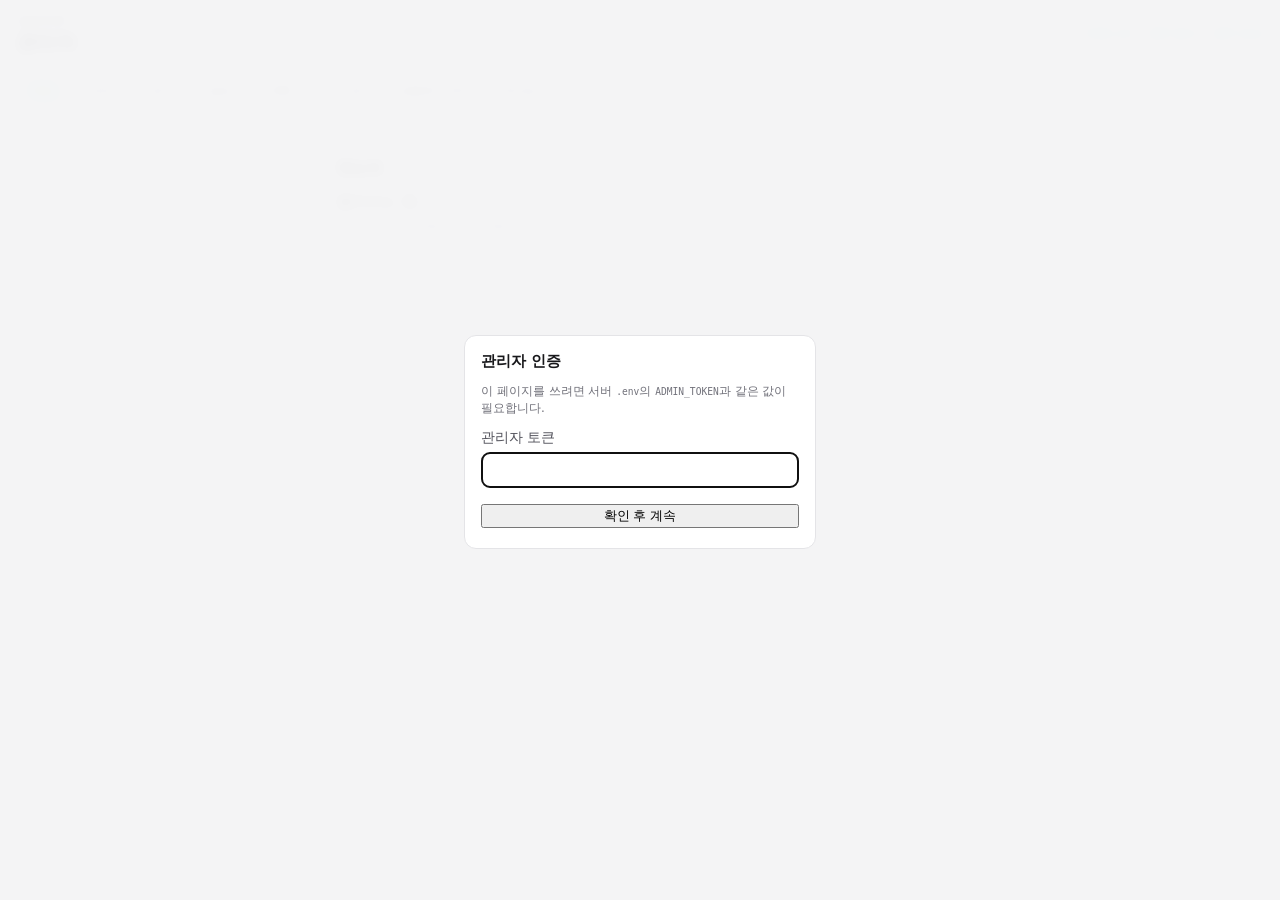
<file: static/admin/index.html>
<!DOCTYPE html>
<html lang="ko">
  <head>
    <meta charset="utf-8" />
    <meta name="viewport" content="width=device-width, initial-scale=1, viewport-fit=cover" />
    <meta name="color-scheme" content="light" />
    <meta name="theme-color" content="#0f766e" />
    <title>관리자 · Jaegun</title>
    <link rel="stylesheet" href="styles.css" />
  </head>
  <body class="admin-body">
    <div id="admin-gate" class="admin-gate" role="dialog" aria-modal="true" aria-labelledby="admin-gate-title" hidden>
      <div class="admin-gate-card card">
        <h2 id="admin-gate-title">관리자 인증</h2>
        <p class="hint">이 페이지를 쓰려면 서버 <code>.env</code>의 <code>ADMIN_TOKEN</code>과 같은 값이 필요합니다.</p>
        <label>
          관리자 토큰
          <input id="gate-token-input" type="password" autocomplete="off" />
        </label>
        <button type="button" class="btn-issue" id="gate-submit">확인 후 계속</button>
        <p id="gate-error" class="alert alert-error" role="alert" hidden></p>
      </div>
    </div>
    <header class="admin-top">
      <div class="admin-top-inner">
        <div>
          <p class="eyebrow">Jaegun</p>
          <h1>관리자</h1>
        </div>
        <div class="admin-top-links">
          <a href="/community/">커뮤니티</a>
          <a href="/docs">API 문서</a>
          <a href="/">API 안내</a>
        </div>
      </div>
      <nav class="tab-nav" aria-label="관리자 메뉴">
        <button type="button" class="tab-btn active" data-tab="dash">개요</button>
        <button type="button" class="tab-btn" data-tab="token">토큰</button>
        <button type="button" class="tab-btn" data-tab="announce">공지</button>
        <button type="button" class="tab-btn" data-tab="events">일정</button>
        <button type="button" class="tab-btn" data-tab="plans">계획</button>
        <button type="button" class="tab-btn" data-tab="board">게시판</button>
        <button type="button" class="tab-btn" data-tab="orgdel">공동체 삭제</button>
        <button type="button" class="tab-btn" data-tab="bigmeet">큰모임</button>
      </nav>
    </header>

    <div class="admin-shell">
      <main class="admin-main">
        <div id="alert" class="alert" role="alert" hidden></div>

        <section id="panel-dash" class="panel">
          <div class="card">
            <h2>한눈에</h2>
            <p id="dash-summary" class="dash-summary">불러오는 중…</p>
            <p class="hint">아래 탭에서 항목을 등록·삭제할 수 있습니다.</p>
          </div>
        </section>

        <section id="panel-token" class="panel" hidden>
          <div class="card">
            <h2>관리자 토큰</h2>
            <p class="hint">서버 <code>.env</code>의 <code>ADMIN_TOKEN</code>과 동일한 값을 저장하세요.</p>
            <label>
              토큰
              <input id="admin-token" type="password" autocomplete="off" />
            </label>
            <button type="button" class="btn-secondary" id="admin-token-save">이 브라우저에 저장</button>
            <p id="admin-token-hint" class="hint"></p>
          </div>
        </section>

        <section id="panel-announce" class="panel" hidden>
          <div class="card">
            <h2>공식 공지 등록</h2>
            <form id="form-announce">
              <label>제목 <input id="a-title" type="text" maxlength="200" required /></label>
              <label
                >공동체 (선택)
                <select id="a-org">
                  <option value="">전체 공지 (소속 없음)</option>
                </select></label
              >
              <label>내용 <textarea id="a-body"></textarea></label>
              <button type="submit">등록</button>
            </form>
          </div>
          <div class="card">
            <h2>등록된 공지</h2>
            <p id="announce-loading" class="muted">불러오는 중…</p>
            <ul id="announce-list" class="item-list" hidden></ul>
            <p id="announce-empty" class="muted" hidden>공지가 없습니다.</p>
          </div>
        </section>

        <section id="panel-events" class="panel" hidden>
          <div class="card">
            <h2>공식 일정 등록</h2>
            <form id="form-event">
              <label>제목 <input id="e-title" type="text" maxlength="200" required /></label>
              <label>시작 <input id="e-starts" type="datetime-local" required /></label>
              <label>장소 <input id="e-loc" type="text" maxlength="300" placeholder="선택" /></label>
              <label>설명 <textarea id="e-desc" placeholder="선택 — 모임 상세 안내(참가자에게 표시)"></textarea></label>
              <label
                >설문 링크 (Google 폼 등, 선택)
                <input
                  id="e-survey-url"
                  type="url"
                  maxlength="2000"
                  placeholder="https://docs.google.com/forms/..."
                /></label
              >
              <label
                >설문 영역 제목
                <input
                  id="e-survey-label"
                  type="text"
                  maxlength="200"
                  placeholder="참석 여부 설문조사"
                /></label
              >
              <label
                >공동체 (선택)
                <select id="e-org">
                  <option value="">전체 일정 (소속 없음)</option>
                </select></label
              >
              <button type="submit">등록</button>
            </form>
          </div>
          <div class="card">
            <h2>등록된 일정</h2>
            <p id="events-loading" class="muted">불러오는 중…</p>
            <ul id="event-list" class="item-list" hidden></ul>
            <p id="event-empty" class="muted" hidden>일정이 없습니다.</p>
          </div>
        </section>

        <section id="panel-plans" class="panel" hidden>
          <div class="card">
            <h2>연간 계획</h2>
            <form id="form-annual">
              <div class="row2">
                <label>연도 <input id="an-year" type="number" min="2000" max="2100" required /></label>
                <label>제목 <input id="an-title" type="text" maxlength="200" required /></label>
              </div>
              <label>내용 <textarea id="an-body"></textarea></label>
              <button type="submit">연간 계획 등록</button>
            </form>
            <p id="annual-loading" class="muted">목록 불러오는 중…</p>
            <ul id="annual-list" class="item-list tight" hidden></ul>
          </div>
          <div class="card">
            <h2>월간 계획</h2>
            <form id="form-monthly">
              <div class="row3">
                <label>연도 <input id="mo-year" type="number" min="2000" max="2100" required /></label>
                <label>월
                  <select id="mo-month" required>
                    <option value="1">1</option>
                    <option value="2">2</option>
                    <option value="3">3</option>
                    <option value="4">4</option>
                    <option value="5">5</option>
                    <option value="6">6</option>
                    <option value="7">7</option>
                    <option value="8">8</option>
                    <option value="9">9</option>
                    <option value="10">10</option>
                    <option value="11">11</option>
                    <option value="12">12</option>
                  </select>
                </label>
                <label>제목 <input id="mo-title" type="text" maxlength="200" required /></label>
              </div>
              <label>내용 <textarea id="mo-body"></textarea></label>
              <button type="submit">월간 계획 등록</button>
            </form>
            <div class="toolbar-inline">
              <label class="inline">조회 연도
                <input id="mo-list-year" type="number" min="2000" max="2100" />
              </label>
              <button type="button" class="btn-small" id="mo-refresh">목록 새로고침</button>
            </div>
            <p id="monthly-loading" class="muted">불러오는 중…</p>
            <ul id="monthly-list" class="item-list tight" hidden></ul>
            <p id="monthly-empty" class="muted" hidden>해당 연도에 월간 계획이 없습니다.</p>
          </div>
        </section>

        <section id="panel-bigmeet" class="panel" hidden>
          <div class="card">
            <h2>큰모임 순번</h2>
            <p class="hint">참석자가 앱에서 받은 번호와 프로필·연락처를 확인할 수 있습니다. 새 행사 전에만 초기화하세요.</p>
            <div style="display: flex; gap: 0.5rem; flex-wrap: wrap; margin-bottom: 0.75rem">
              <button type="button" class="btn-secondary btn-small" id="bigmeet-refresh">목록 새로고침</button>
              <button type="button" class="btn-danger btn-small" id="bigmeet-clear">전체 초기화…</button>
            </div>
            <p id="bigmeet-loading" class="muted">불러오는 중…</p>
            <ul id="bigmeet-list" class="item-list" hidden></ul>
            <p id="bigmeet-empty" class="muted" hidden>아직 부여된 번호가 없습니다.</p>
          </div>
        </section>

        <section id="panel-board" class="panel" hidden>
          <div class="card">
            <h2>게시판 글</h2>
            <p class="hint">목록은 관리자 전용 상세 API로 불러옵니다. 익명 글의 실제 작성자를 확인할 수 있습니다. 삭제 시 복구할 수 없습니다.</p>
            <p id="board-loading" class="muted">불러오는 중…</p>
            <ul id="board-list" class="item-list" hidden></ul>
            <p id="board-empty" class="muted" hidden>글이 없습니다.</p>
          </div>
        </section>

        <section id="panel-orgdel" class="panel" hidden>
          <div class="card">
            <h2>공동체 삭제 신청</h2>
            <p class="hint">공동체 관리자가 신청하면 여기 대기 목록에 표시됩니다. 승인 시 해당 공동체와 하위 트리가 비활성화(soft delete)됩니다.</p>
            <button type="button" class="btn-secondary btn-small" id="orgdel-refresh">목록 새로고침</button>
            <p id="orgdel-loading" class="muted" style="margin-top: 0.75rem">불러오는 중…</p>
            <ul id="orgdel-list" class="item-list" hidden></ul>
            <p id="orgdel-empty" class="muted" hidden>대기 중인 삭제 신청이 없습니다.</p>
          </div>
        </section>
      </main>
    </div>
    <script src="app.js" defer></script>
  </body>
</html>
</file>
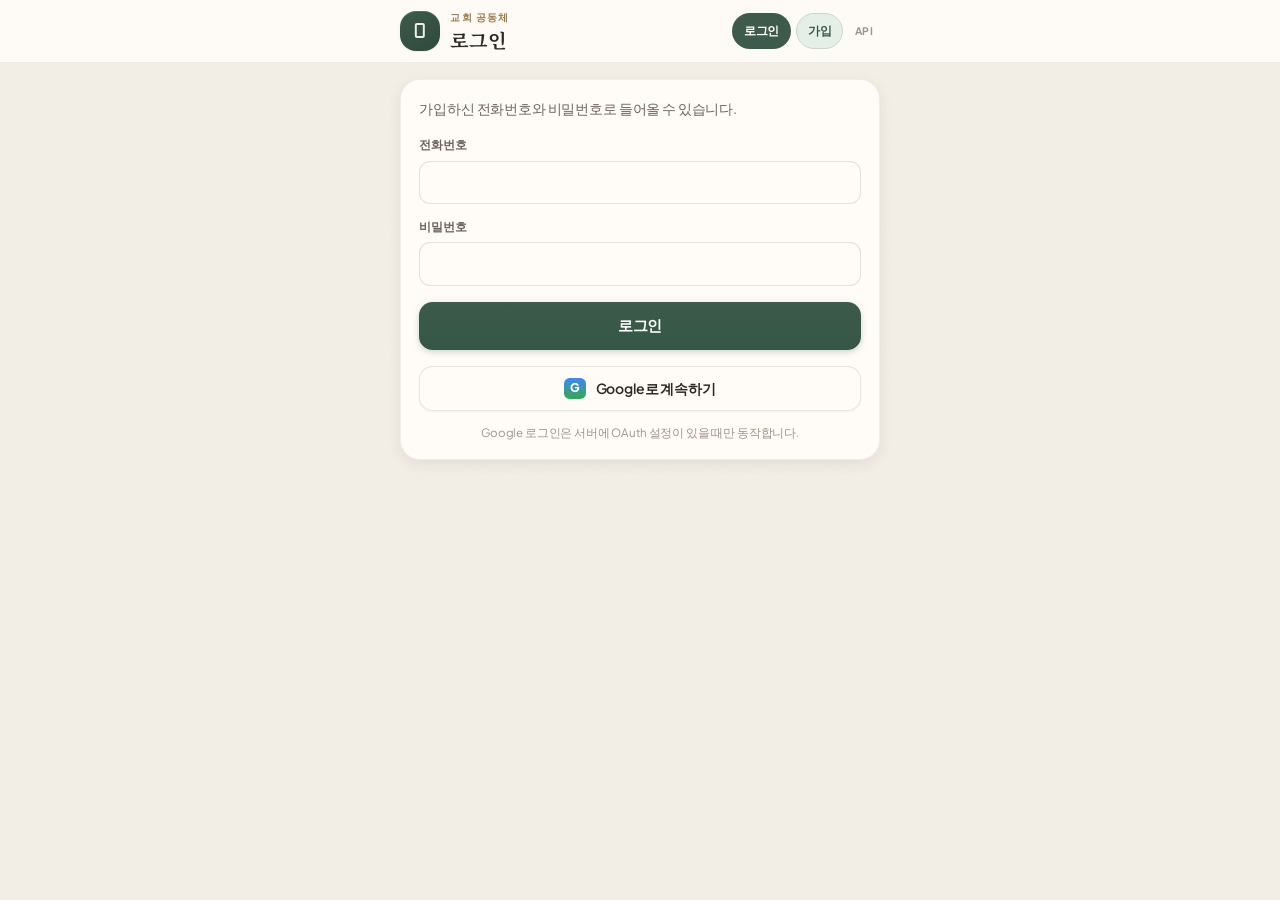
<file: static/community/login.html>
<!DOCTYPE html>
<html lang="ko">
  <head>
    <meta charset="utf-8" />
    <meta name="viewport" content="width=device-width, initial-scale=1, viewport-fit=cover" />
    <meta name="theme-color" content="#3d5a4a" />
    <title>로그인 · Jaegun</title>
    <link rel="preconnect" href="https://fonts.googleapis.com" />
    <link rel="preconnect" href="https://fonts.gstatic.com" crossorigin />
    <link
      href="https://fonts.googleapis.com/css2?family=Noto+Serif+KR:wght@500;600;700&family=Plus+Jakarta+Sans:wght@400;500;600;700&display=swap"
      rel="stylesheet"
    />
    <link rel="stylesheet" href="styles.css" />
  </head>
  <body>
    <div class="community-root community-root--simple">
      <header class="app-header">
        <div class="header-inner">
          <a href="index.html" class="brand-block">
            <span class="brand-icon" aria-hidden="true"></span>
            <div>
              <p class="eyebrow">교회 공동체</p>
              <h1 class="page-title">로그인</h1>
            </div>
          </a>
          <div class="header-actions">
            <div id="header-auth" class="header-auth"></div>
            <a class="header-api" href="/" title="API 안내">API</a>
          </div>
        </div>
      </header>
      <main class="page-main">
        <div id="login-alert" class="alert" role="alert" hidden></div>
        <div class="auth-card card card--elevated">
          <p class="auth-intro">가입하신 전화번호와 비밀번호로 들어올 수 있습니다.</p>
          <form id="login-form" class="compose compose--auth">
            <label class="modal-field">
              전화번호
              <input id="login-phone" type="tel" autocomplete="username" required inputmode="tel" />
            </label>
            <label class="modal-field">
              비밀번호
              <input id="login-password" type="password" autocomplete="current-password" required />
            </label>
            <button type="submit" class="btn-primary">로그인</button>
          </form>
          <a class="oauth-btn" href="/api/auth/google/start">
            <span class="oauth-btn__icon" aria-hidden="true">G</span>
            Google로 계속하기
          </a>
          <p class="auth-footnote">Google 로그인은 서버에 OAuth 설정이 있을 때만 동작합니다.</p>
        </div>
      </main>
    </div>
    <script src="auth-header.js" defer></script>
    <script src="login.js" defer></script>
  </body>
</html>
</file>
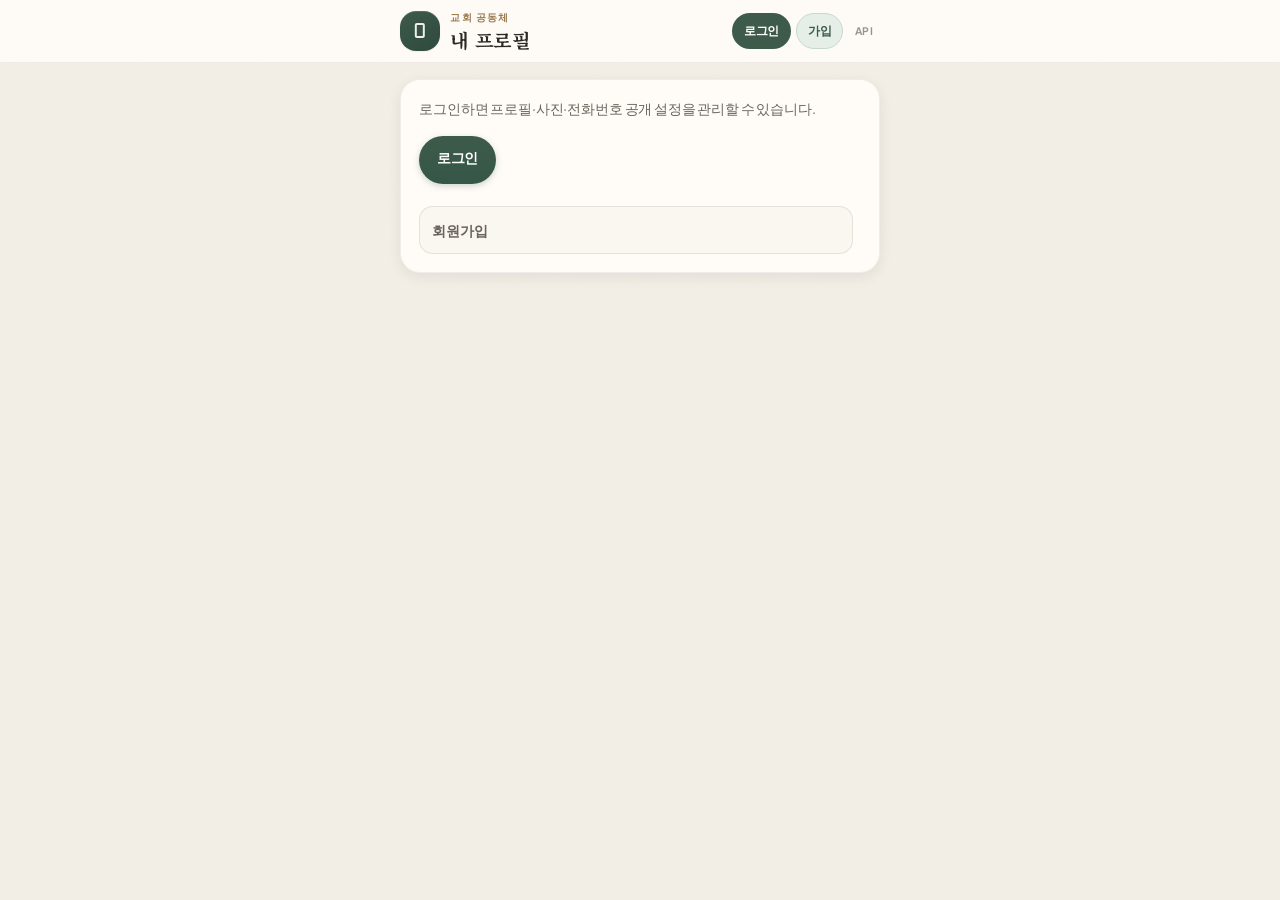
<file: static/community/register.html>
<!DOCTYPE html>
<html lang="ko">
  <head>
    <meta charset="utf-8" />
    <meta name="viewport" content="width=device-width, initial-scale=1, viewport-fit=cover" />
    <meta name="theme-color" content="#3d5a4a" />
    <title>내 프로필 · Jaegun</title>
    <link rel="preconnect" href="https://fonts.googleapis.com" />
    <link rel="preconnect" href="https://fonts.gstatic.com" crossorigin />
    <link
      href="https://fonts.googleapis.com/css2?family=Noto+Serif+KR:wght@500;600;700&family=Plus+Jakarta+Sans:wght@400;500;600;700&display=swap"
      rel="stylesheet"
    />
    <link rel="stylesheet" href="styles.css" />
  </head>
  <body>
    <div class="community-root community-root--simple">
      <header class="app-header">
        <div class="header-inner">
          <a href="index.html" class="brand-block">
            <span class="brand-icon" aria-hidden="true"></span>
            <div>
              <p class="eyebrow">교회 공동체</p>
              <h1 class="page-title">내 프로필</h1>
            </div>
          </a>
          <div class="header-actions">
            <div id="header-auth" class="header-auth"></div>
            <a class="header-api" href="/" title="API 안내">API</a>
          </div>
        </div>
      </header>

      <main class="page-main">
        <div id="reg-alert" class="alert" role="alert" hidden></div>

        <div id="prof-guest" class="card card--elevated" hidden>
          <p class="auth-intro">로그인하면 프로필·사진·전화번호 공개 설정을 관리할 수 있습니다.</p>
          <div class="btn-row">
            <a class="btn-primary btn-primary--inline" href="login.html">로그인</a>
            <a class="btn-secondary btn-secondary--inline" href="signup.html">회원가입</a>
          </div>
        </div>

        <div id="prof-form-wrap" class="card card--elevated" hidden>
          <div class="avatar-block">
            <p class="field-label">프로필 사진</p>
            <img id="prof-avatar-preview" class="avatar-preview" alt="" width="120" height="120" hidden />
            <label class="modal-field">
              이미지 업로드 (3MB 이하)
              <input id="prof-avatar" type="file" accept="image/*" />
            </label>
          </div>
          <form id="register-form" class="compose">
            <label class="modal-field">
              이름(표시명) <span class="req">*</span>
              <input id="reg-name" type="text" maxlength="100" required autocomplete="name" />
            </label>
            <label class="modal-field">
              성별
              <select id="reg-gender">
                <option value="">선택 안 함</option>
                <option value="male">남</option>
                <option value="female">여</option>
                <option value="other">기타</option>
              </select>
            </label>
            <label class="modal-field">
              나이
              <input id="reg-age" type="number" min="1" max="120" placeholder="선택" />
            </label>
            <label class="modal-field">
              교회
              <input id="reg-church" type="text" maxlength="200" />
            </label>
            <label class="modal-field">
              전화번호 공개 범위
              <select id="reg-visibility">
                <option value="admin_only">관리자만</option>
                <option value="friends_only">친한 친구에게만</option>
                <option value="public">전체 공개</option>
              </select>
            </label>
            <p class="hint hint--small">전화번호·로그인 ID 변경은 운영팀에 문의해 주세요.</p>
            <button type="submit" class="btn-primary">프로필 저장</button>
          </form>
          <button type="button" id="prof-logout" class="btn-secondary">로그아웃</button>
        </div>
      </main>
    </div>
    <script src="auth-header.js" defer></script>
    <script src="register.js" defer></script>
  </body>
</html>
</file>
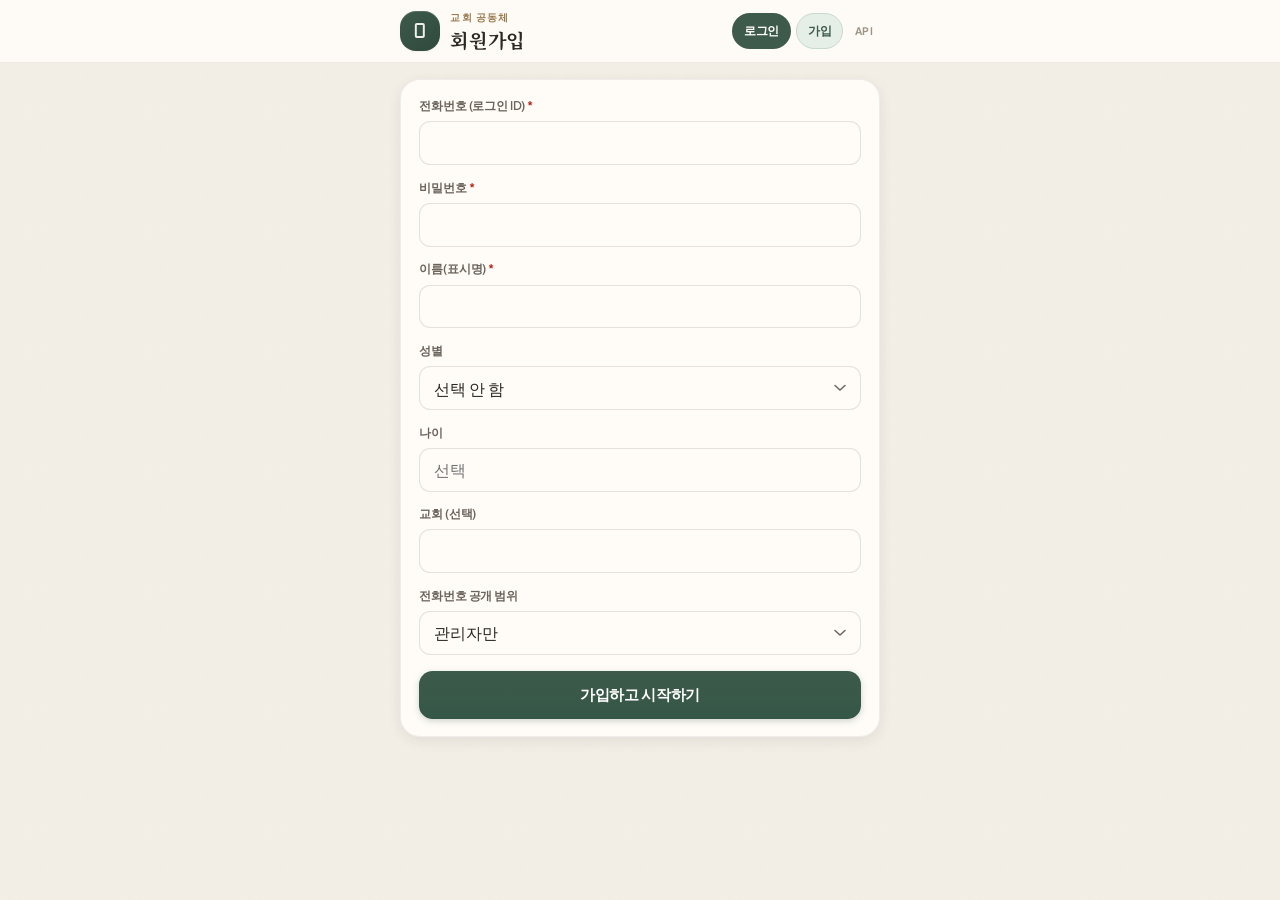
<file: static/community/signup.html>
<!DOCTYPE html>
<html lang="ko">
  <head>
    <meta charset="utf-8" />
    <meta name="viewport" content="width=device-width, initial-scale=1, viewport-fit=cover" />
    <meta name="theme-color" content="#3d5a4a" />
    <title>회원가입 · Jaegun</title>
    <link rel="preconnect" href="https://fonts.googleapis.com" />
    <link rel="preconnect" href="https://fonts.gstatic.com" crossorigin />
    <link
      href="https://fonts.googleapis.com/css2?family=Noto+Serif+KR:wght@500;600;700&family=Plus+Jakarta+Sans:wght@400;500;600;700&display=swap"
      rel="stylesheet"
    />
    <link rel="stylesheet" href="styles.css" />
  </head>
  <body>
    <div class="community-root community-root--simple">
      <header class="app-header">
        <div class="header-inner">
          <a href="index.html" class="brand-block">
            <span class="brand-icon" aria-hidden="true"></span>
            <div>
              <p class="eyebrow">교회 공동체</p>
              <h1 class="page-title">회원가입</h1>
            </div>
          </a>
          <div class="header-actions">
            <div id="header-auth" class="header-auth"></div>
            <a class="header-api" href="/" title="API 안내">API</a>
          </div>
        </div>
      </header>
      <main class="page-main">
        <div id="signup-alert" class="alert" role="alert" hidden></div>
        <div class="card card--elevated">
          <form id="signup-form" class="compose compose--auth">
            <label class="modal-field">
              전화번호 (로그인 ID) <span class="req">*</span>
              <input id="su-phone" type="tel" required autocomplete="tel" inputmode="tel" />
            </label>
            <label class="modal-field">
              비밀번호 <span class="req">*</span>
              <input id="su-password" type="password" autocomplete="new-password" required minlength="4" />
            </label>
            <label class="modal-field">
              이름(표시명) <span class="req">*</span>
              <input id="su-name" type="text" maxlength="100" required autocomplete="name" />
            </label>
            <label class="modal-field">
              성별
              <select id="su-gender">
                <option value="">선택 안 함</option>
                <option value="male">남</option>
                <option value="female">여</option>
                <option value="other">기타</option>
              </select>
            </label>
            <label class="modal-field">
              나이
              <input id="su-age" type="number" min="1" max="120" placeholder="선택" />
            </label>
            <label class="modal-field">
              교회 (선택)
              <input id="su-church" type="text" maxlength="200" />
            </label>
            <label class="modal-field">
              전화번호 공개 범위
              <select id="su-visibility">
                <option value="admin_only">관리자만</option>
                <option value="friends_only">친한 친구에게만</option>
                <option value="public">전체 공개</option>
              </select>
            </label>
            <button type="submit" class="btn-primary">가입하고 시작하기</button>
          </form>
        </div>
      </main>
    </div>
    <script src="auth-header.js" defer></script>
    <script src="signup.js" defer></script>
  </body>
</html>
</file>
<file: static/admin/styles.css>
:root {
  --a-bg: #f4f4f5;
  --a-ink: #18181b;
  --a-accent: #0f766e;
  --a-accent-hover: #0d9488;
  --a-border: #e4e4e7;
  --a-danger: #b91c1c;
  --a-danger-bg: #fef2f2;
  --a-tap: 2.75rem;
  --a-pad-x: max(1rem, env(safe-area-inset-left, 0px));
  --a-pad-x-end: max(1rem, env(safe-area-inset-right, 0px));
  --a-pad-top: max(0.75rem, env(safe-area-inset-top, 0px));
  --a-pad-bottom: max(1.25rem, env(safe-area-inset-bottom, 0px));
}

* {
  box-sizing: border-box;
}

.admin-body {
  margin: 0;
  min-height: 100dvh;
  min-height: 100svh;
  font-family: system-ui, -apple-system, "Segoe UI", Roboto, "Noto Sans KR", sans-serif;
  background: var(--a-bg);
  color: var(--a-ink);
  -webkit-text-size-adjust: 100%;
}

.admin-top {
  position: sticky;
  top: 0;
  z-index: 20;
  border-bottom: 1px solid var(--a-border);
  background: rgba(255, 255, 255, 0.92);
  backdrop-filter: blur(10px);
  -webkit-backdrop-filter: blur(10px);
  padding-top: env(safe-area-inset-top, 0);
}

.admin-top-inner {
  display: flex;
  flex-wrap: wrap;
  align-items: flex-end;
  justify-content: space-between;
  gap: 0.75rem 1rem;
  padding: var(--a-pad-top) var(--a-pad-x-end) 0.75rem var(--a-pad-x);
}

.admin-top h1 {
  margin: 0;
  font-size: 1.25rem;
  font-weight: 700;
}

.eyebrow {
  margin: 0 0 0.15rem;
  font-size: 0.7rem;
  font-weight: 600;
  letter-spacing: 0.06em;
  text-transform: uppercase;
  color: #71717a;
}

.admin-top-links {
  display: flex;
  flex-wrap: wrap;
  gap: 0.5rem 0.85rem;
  font-size: 0.8125rem;
  justify-content: flex-end;
}

.admin-top-links a {
  color: var(--a-accent);
  text-decoration: none;
  padding: 0.35rem 0;
  min-height: var(--a-tap);
  display: inline-flex;
  align-items: center;
}

.admin-top-links a:hover {
  text-decoration: underline;
}

.tab-nav {
  display: flex;
  flex-wrap: wrap;
  gap: 0.35rem;
  padding: 0 var(--a-pad-x-end) 0.75rem var(--a-pad-x);
  border-top: 1px solid #fafafa;
}

.tab-btn {
  border: 1px solid transparent;
  background: transparent;
  color: #52525b;
  font-size: 0.8125rem;
  font-weight: 500;
  padding: 0.5rem 0.8rem;
  min-height: var(--a-tap);
  border-radius: 0.5rem;
  cursor: pointer;
  -webkit-tap-highlight-color: transparent;
  touch-action: manipulation;
}

.tab-btn:hover {
  background: #f4f4f5;
  color: var(--a-ink);
}

.tab-btn.active {
  background: #ecfdf5;
  color: var(--a-accent);
  border-color: #a7f3d0;
}

.admin-shell {
  max-width: 42rem;
  margin: 0 auto;
}

.admin-main {
  padding: 1rem var(--a-pad-x-end) 2rem var(--a-pad-x);
  padding-bottom: calc(2rem + env(safe-area-inset-bottom, 0px));
}

/* 좁은 화면: 탭 가로 스크롤 + 큰 터치 영역 */
@media (max-width: 639px) {
  .admin-top-inner {
    flex-direction: column;
    align-items: flex-start;
  }

  .admin-top-links {
    width: 100%;
    justify-content: flex-start;
    gap: 0.65rem 1rem;
  }

  .tab-nav {
    flex-wrap: nowrap;
    overflow-x: auto;
    overflow-y: hidden;
    -webkit-overflow-scrolling: touch;
    scrollbar-width: none;
    gap: 0.3rem;
    padding-bottom: 0.65rem;
    margin: 0 calc(-1 * var(--a-pad-x));
    padding-left: var(--a-pad-x);
    padding-right: var(--a-pad-x);
    scroll-padding-inline: var(--a-pad-x);
  }

  .tab-nav::-webkit-scrollbar {
    display: none;
  }

  .tab-btn {
    flex: 0 0 auto;
    white-space: nowrap;
  }

  .admin-main {
    padding-top: 0.75rem;
  }
}

.card {
  background: #fff;
  border: 1px solid var(--a-border);
  border-radius: 0.75rem;
  padding: 1rem 1rem 1.25rem;
  margin-bottom: 1rem;
}

.card h2 {
  margin: 0 0 0.75rem;
  font-size: 0.9375rem;
}

.dash-summary {
  margin: 0;
  font-size: 0.9375rem;
  line-height: 1.5;
  word-break: keep-all;
  overflow-wrap: anywhere;
}

label {
  display: block;
  font-size: 0.75rem;
  font-weight: 500;
  color: #52525b;
  margin-top: 0.75rem;
}

label:first-of-type {
  margin-top: 0;
}

input,
textarea,
select {
  margin-top: 0.25rem;
  width: 100%;
  max-width: 100%;
  border: 1px solid var(--a-border);
  border-radius: 0.5rem;
  padding: 0.55rem 0.7rem;
  /* iOS에서 포커스 시 자동 확대 방지 */
  font-size: 1rem;
}

textarea {
  min-height: 5rem;
  resize: vertical;
}

button[type="submit"] {
  margin-top: 0.75rem;
  width: 100%;
  border: none;
  border-radius: 0.5rem;
  padding: 0.7rem 0.85rem;
  min-height: var(--a-tap);
  font-size: 1rem;
  font-weight: 600;
  color: #fff;
  background: var(--a-accent);
  cursor: pointer;
  -webkit-tap-highlight-color: transparent;
  touch-action: manipulation;
}

button[type="submit"]:hover {
  background: var(--a-accent-hover);
}

button[type="submit"]:active {
  opacity: 0.92;
}

.btn-secondary {
  margin-top: 0.5rem;
  width: auto;
  min-width: 8rem;
  min-height: var(--a-tap);
  border: 1px solid var(--a-border);
  border-radius: 0.5rem;
  padding: 0.5rem 0.9rem;
  font-size: 0.9375rem;
  font-weight: 600;
  color: #3f3f46;
  background: #fff;
  cursor: pointer;
  -webkit-tap-highlight-color: transparent;
  touch-action: manipulation;
}

.btn-secondary:hover {
  background: #f4f4f5;
}

.btn-small {
  flex-shrink: 0;
  padding: 0.45rem 0.75rem;
  min-height: 2.25rem;
  min-width: 3.25rem;
  font-size: 0.8125rem;
  font-weight: 600;
  border-radius: 0.4rem;
  border: none;
  cursor: pointer;
  -webkit-tap-highlight-color: transparent;
  touch-action: manipulation;
}

.btn-danger {
  background: var(--a-danger-bg);
  color: var(--a-danger);
  border: 1px solid #fecaca;
}

.btn-danger:hover {
  background: #fee2e2;
}

.btn-danger:active {
  opacity: 0.92;
}

.row2,
.row3 {
  display: grid;
  gap: 0.75rem;
}

.toolbar-inline {
  display: flex;
  flex-wrap: wrap;
  align-items: flex-end;
  gap: 0.75rem;
  margin-top: 1rem;
}

.toolbar-inline label.inline {
  margin-top: 0;
  width: 100%;
  min-width: 0;
}

.toolbar-inline input {
  width: 100%;
  max-width: 100%;
}

@media (min-width: 480px) {
  .row2 {
    grid-template-columns: 1fr 2fr;
  }

  .row3 {
    grid-template-columns: 1fr 1fr 2fr;
  }

  .toolbar-inline label.inline {
    flex: 0 0 auto;
    width: auto;
    min-width: 8rem;
  }

  .toolbar-inline input {
    max-width: 8rem;
  }
}

.hint {
  margin: 0.35rem 0 0;
  font-size: 0.75rem;
  color: #71717a;
}

.muted {
  color: #71717a;
  font-size: 0.875rem;
}

.alert {
  padding: 0.75rem 1rem;
  border-radius: 0.5rem;
  font-size: 0.875rem;
  line-height: 1.45;
  margin-bottom: 1rem;
  overflow-wrap: anywhere;
}

.alert-ok {
  background: #ecfdf5;
  border: 1px solid #a7f3d0;
  color: #065f46;
}

.alert-error {
  background: #fef2f2;
  border: 1px solid #fecaca;
  color: #991b1b;
}

code {
  font-size: 0.8em;
}

.item-list {
  list-style: none;
  margin: 0.5rem 0 0;
  padding: 0;
}

.item-list.tight .item-row {
  padding: 0.5rem 0;
}

.item-row {
  display: flex;
  align-items: flex-start;
  justify-content: space-between;
  gap: 0.75rem;
  padding: 0.65rem 0;
  border-bottom: 1px solid var(--a-border);
}

@media (max-width: 479px) {
  .item-row {
    flex-direction: column;
    align-items: stretch;
    gap: 0.5rem;
    padding: 0.75rem 0;
  }

  .item-row .btn-danger {
    align-self: flex-end;
    min-width: 4.5rem;
  }
}

.item-row:last-child {
  border-bottom: none;
}

.item-main {
  flex: 1;
  min-width: 0;
}

.item-main strong {
  display: block;
  font-size: 0.875rem;
  font-weight: 600;
}

.item-meta {
  display: block;
  margin-top: 0.2rem;
  font-size: 0.75rem;
  color: #71717a;
}

.admin-gate {
  position: fixed;
  inset: 0;
  z-index: 1000;
  display: flex;
  align-items: center;
  justify-content: center;
  padding: var(--a-pad-x);
  background: rgba(244, 244, 245, 0.97);
  backdrop-filter: blur(6px);
}

.admin-gate[hidden] {
  display: none !important;
}

.admin-gate-card {
  width: 100%;
  max-width: 22rem;
}

.admin-gate-card label {
  display: block;
  margin-top: 0.75rem;
  font-size: 0.875rem;
}

.admin-gate-card input {
  width: 100%;
  margin-top: 0.35rem;
  padding: 0.5rem 0.65rem;
  border-radius: 0.5rem;
  border: 1px solid var(--a-border);
}

.admin-gate-card .btn-issue {
  width: 100%;
  margin-top: 1rem;
}
</file>
<file: static/community/styles.css>
/* Jaegun community — 교·회 공동체용: 따뜻한 편안함 + 읽기 쉬운 정보 구조 */

:root {
  --font-ui: "Plus Jakarta Sans", system-ui, sans-serif;
  --font-display: "Noto Serif KR", "Times New Roman", serif;

  --bg: #f3efe6;
  --bg-subtle: #e8e2d6;
  --surface: #fffcf8;
  --surface-2: #faf6f0;
  --ink: #2c2824;
  --ink-muted: #6b645c;
  --ink-faint: #9c948a;

  /* 숲록 — 차분한 녹청(교회 건물·자연 연상), 과한 틸 대신 */
  --accent: #3d5a4a;
  --accent-hover: #324a3d;
  --accent-soft: #e5efe8;
  --accent-border: #c5d9cc;

  --gold: #9a7b4f;
  --gold-soft: #f5eee4;

  --danger: #b42318;
  --danger-bg: #fef3f2;

  --radius: 1rem;
  --radius-lg: 1.25rem;
  --shadow-sm: 0 1px 2px rgb(44 40 36 / 0.06);
  --shadow-md: 0 4px 14px rgb(44 40 36 / 0.08);
  --shadow-lg: 0 12px 40px rgb(44 40 36 / 0.12);

  --header-h: 3.75rem;
  --nav-h: 4.25rem;
  --focus: 2px solid var(--accent);
}

*,
*::before,
*::after {
  box-sizing: border-box;
}

html {
  -webkit-text-size-adjust: 100%;
  scroll-behavior: smooth;
}

body {
  margin: 0;
  min-height: 100dvh;
  font-family: var(--font-ui);
  font-size: 1rem;
  line-height: 1.55;
  background: var(--bg);
  color: var(--ink);
  letter-spacing: -0.01em;
}

/* 은은한 종이 질감 */
body::before {
  content: "";
  position: fixed;
  inset: 0;
  pointer-events: none;
  z-index: -1;
  opacity: 0.45;
  background-image: url("data:image/svg+xml,%3Csvg xmlns='http://www.w3.org/2000/svg' width='120' height='120'%3E%3Cfilter id='n'%3E%3CfeTurbulence type='fractalNoise' baseFrequency='.9' numOctaves='3' stitchTiles='stitch'/%3E%3C/filter%3E%3Crect width='120' height='120' filter='url(%23n)' opacity='.06'/%3E%3C/svg%3E");
}

.community-root {
  min-height: 100dvh;
  padding-bottom: calc(var(--nav-h) + env(safe-area-inset-bottom, 0px) + 0.5rem);
}

.community-root--simple {
  padding-bottom: max(2rem, env(safe-area-inset-bottom));
}

/* ——— 헤더 ——— */
header.app-header {
  position: sticky;
  top: 0;
  z-index: 50;
  border-bottom: 1px solid rgb(44 40 36 / 0.07);
  background: rgb(255 252 248 / 0.88);
  backdrop-filter: blur(12px);
  -webkit-backdrop-filter: blur(12px);
}

.header-inner {
  margin: 0 auto;
  max-width: 28rem;
  min-height: var(--header-h);
  display: flex;
  align-items: center;
  justify-content: space-between;
  gap: 0.75rem;
  padding: 0.65rem 1rem;
  padding-top: max(0.65rem, env(safe-area-inset-top, 0px));
}

.brand-block {
  display: flex;
  align-items: center;
  gap: 0.65rem;
  text-decoration: none;
  color: inherit;
  min-width: 0;
}

.brand-icon {
  flex-shrink: 0;
  width: 2.5rem;
  height: 2.5rem;
  border-radius: var(--radius);
  background: linear-gradient(145deg, var(--accent) 0%, #2f4a3e 100%);
  box-shadow: var(--shadow-sm), inset 0 1px 0 rgb(255 255 255 / 0.15);
  position: relative;
}

.brand-icon::after {
  content: "";
  position: absolute;
  left: 50%;
  top: 50%;
  width: 0.65rem;
  height: 0.95rem;
  border: 2px solid rgb(255 252 248 / 0.92);
  border-radius: 2px;
  transform: translate(-50%, -52%);
  box-shadow: 0 0 0 1px rgb(0 0 0 / 0.06);
}

.page-title {
  margin: 0;
  font-family: var(--font-display);
  font-size: 1.2rem;
  font-weight: 700;
  line-height: 1.2;
  letter-spacing: -0.02em;
}

.header-inner .eyebrow {
  margin: 0 0 0.15rem;
  font-family: var(--font-ui);
  font-size: 0.625rem;
  font-weight: 700;
  letter-spacing: 0.12em;
  text-transform: uppercase;
  color: var(--gold);
}

.header-actions {
  display: flex;
  align-items: center;
  gap: 0.35rem;
  flex-shrink: 0;
}

.header-auth {
  display: flex;
  flex-wrap: wrap;
  justify-content: flex-end;
  gap: 0.35rem;
  max-width: 11rem;
}

.header-pill {
  display: inline-flex;
  align-items: center;
  justify-content: center;
  min-height: 2.25rem;
  padding: 0 0.65rem;
  border-radius: 999px;
  font-size: 0.75rem;
  font-weight: 600;
  text-decoration: none;
  color: var(--accent);
  background: var(--accent-soft);
  border: 1px solid var(--accent-border);
  transition: background 0.15s, transform 0.12s;
}

.header-pill:hover {
  background: #d8e8de;
}

.header-pill:active {
  transform: scale(0.98);
}

.header-pill--primary {
  background: var(--accent);
  color: #fff;
  border-color: transparent;
}

.header-pill--primary:hover {
  background: var(--accent-hover);
}

.header-pill--outline,
button.header-pill.header-pill--outline {
  background: var(--surface);
  color: var(--ink-muted);
  border-color: rgb(44 40 36 / 0.12);
  cursor: pointer;
  font: inherit;
}

button.header-pill.header-pill--outline:hover {
  background: var(--bg-subtle);
  color: var(--ink);
}

.header-api {
  font-size: 0.65rem;
  font-weight: 700;
  letter-spacing: 0.06em;
  color: var(--ink-faint);
  text-decoration: none;
  padding: 0.35rem 0.4rem;
  border-radius: 0.35rem;
}

.header-api:hover {
  color: var(--accent);
  background: var(--accent-soft);
}

.page-main {
  margin: 0 auto;
  max-width: 28rem;
  padding: 1rem 1rem 2rem;
}

main:not(.page-main) {
  margin: 0 auto;
  max-width: 28rem;
  padding: 1rem 1rem 0;
}

/* ——— 타이포 & 공통 ——— */
h2.hero-title,
.hero-title {
  font-family: var(--font-display);
}

.section-title {
  margin: 0 0 0.75rem;
  font-size: 0.8125rem;
  font-weight: 700;
  letter-spacing: 0.04em;
  text-transform: uppercase;
  color: var(--ink-muted);
}

.subsection-title {
  margin: 1.25rem 0 0.5rem;
  font-size: 0.8125rem;
  font-weight: 700;
  color: var(--ink);
}

.field-label {
  margin: 0 0 0.5rem;
  font-size: 0.75rem;
  font-weight: 600;
  color: var(--ink-muted);
}

/* ——— 히어로 ——— */
.hero {
  position: relative;
  overflow: hidden;
  border-radius: var(--radius-lg);
  padding: 1.75rem 1.35rem;
  color: #fdfcfa;
  box-shadow: var(--shadow-md);
  background:
    radial-gradient(120% 90% at 100% 0%, rgb(61 90 74 / 0.45) 0%, transparent 55%),
    radial-gradient(80% 70% at 0% 100%, rgb(154 123 79 / 0.25) 0%, transparent 50%),
    linear-gradient(155deg, #2a3d33 0%, #3d5a4a 42%, #3a5245 100%);
}

.hero::after {
  content: "";
  position: absolute;
  inset: 0;
  background: linear-gradient(180deg, transparent 60%, rgb(0 0 0 / 0.08) 100%);
  pointer-events: none;
}

.hero-label {
  position: relative;
  z-index: 1;
  margin: 0;
  font-size: 0.75rem;
  font-weight: 600;
  letter-spacing: 0.08em;
  text-transform: uppercase;
  color: rgb(255 252 248 / 0.72);
}

.hero-title {
  position: relative;
  z-index: 1;
  margin: 0.35rem 0 0;
  font-size: clamp(1.45rem, 4.5vw, 1.75rem);
  font-weight: 700;
  line-height: 1.28;
}

.hero-lead {
  position: relative;
  z-index: 1;
  margin: 0.65rem 0 0;
  max-width: 22rem;
  font-size: 0.9rem;
  line-height: 1.6;
  color: rgb(255 252 248 / 0.88);
}

.hero-lead strong {
  font-weight: 700;
  color: #fff;
}

/* ——— 알림 ——— */
.alert {
  margin-bottom: 1rem;
  padding: 0.85rem 1rem;
  border-radius: var(--radius);
  border: 1px solid rgb(245 158 11 / 0.35);
  background: #fffbeb;
  color: #78350f;
  font-size: 0.875rem;
}

.alert-error,
.alert[role="alert"]:not([hidden]).alert--error {
  border-color: rgb(180 35 24 / 0.3);
  background: var(--danger-bg);
  color: var(--danger);
}

/* ——— 카드 ——— */
.card {
  border-radius: var(--radius-lg);
  border: 1px solid rgb(44 40 36 / 0.07);
  background: var(--surface);
  padding: 1.1rem 1.15rem;
  box-shadow: var(--shadow-sm);
}

.card--elevated {
  box-shadow: var(--shadow-md);
}

.card-list {
  list-style: none;
  margin: 0;
  padding: 0;
  display: flex;
  flex-direction: column;
  gap: 0.85rem;
}

.card-meta {
  font-size: 0.72rem;
  font-weight: 500;
  color: var(--ink-faint);
}

.card h4 {
  margin: 0.35rem 0 0;
  font-family: var(--font-display);
  font-size: 1.05rem;
  font-weight: 600;
  line-height: 1.35;
  color: var(--ink);
}

.card-body {
  margin: 0.5rem 0 0;
  font-size: 0.9rem;
  line-height: 1.65;
  color: var(--ink-muted);
  white-space: pre-wrap;
}

/* 일정 행 */
.event-row {
  display: flex;
  gap: 0.9rem;
  align-items: flex-start;
}

.event-date {
  flex-shrink: 0;
  width: 3.65rem;
  height: 3.65rem;
  border-radius: var(--radius);
  background: linear-gradient(180deg, var(--accent-soft) 0%, #dceae2 100%);
  color: var(--accent);
  display: flex;
  flex-direction: column;
  align-items: center;
  justify-content: center;
  border: 1px solid var(--accent-border);
}

.event-date .mo {
  font-size: 0.625rem;
  font-weight: 700;
  letter-spacing: 0.04em;
  text-transform: uppercase;
  opacity: 0.85;
}

.event-date .day {
  font-size: 1.2rem;
  font-weight: 700;
  line-height: 1;
  font-family: var(--font-display);
}

.toolbar {
  display: flex;
  align-items: center;
  justify-content: space-between;
  gap: 0.75rem;
  margin-bottom: 1rem;
  flex-wrap: wrap;
}

.checkbox-label {
  display: flex;
  align-items: center;
  gap: 0.55rem;
  font-size: 0.8125rem;
  font-weight: 500;
  color: var(--ink-muted);
  cursor: pointer;
}

.checkbox-label input {
  width: 1.05rem;
  height: 1.05rem;
  accent-color: var(--accent);
}

.more-list {
  list-style: none;
  margin: 0.75rem 0 0;
  padding: 0;
  border-top: 1px solid rgb(44 40 36 / 0.06);
}

.more-list li {
  display: flex;
  justify-content: space-between;
  align-items: center;
  gap: 0.75rem;
  padding: 0.85rem 0;
  font-size: 0.9rem;
  color: var(--ink-muted);
  border-bottom: 1px solid rgb(44 40 36 / 0.06);
}

.more-list a {
  font-weight: 600;
  color: var(--accent);
  text-decoration: none;
}

.muted {
  font-size: 0.75rem;
  color: var(--ink-faint);
}

.hint {
  margin: 0.35rem 0 0;
  font-size: 0.8125rem;
  color: var(--ink-muted);
  line-height: 1.55;
}

.hint--small {
  font-size: 0.75rem;
}

.auth-intro {
  margin: 0 0 1rem;
  font-size: 0.9rem;
  line-height: 1.6;
  color: var(--ink-muted);
}

/* ——— 폼 ——— */
form.compose label,
form.compose .modal-field {
  display: block;
  margin-top: 0.85rem;
  font-size: 0.75rem;
  font-weight: 600;
  color: var(--ink-muted);
}

form.compose label:first-child,
form.compose .modal-field:first-child {
  margin-top: 0;
}

form.compose input,
form.compose textarea,
form.compose select,
.modal-field input,
.modal-field select {
  margin-top: 0.35rem;
  width: 100%;
  border-radius: 0.7rem;
  border: 1px solid rgb(44 40 36 / 0.12);
  padding: 0.65rem 0.85rem;
  font-size: 1rem;
  font-family: inherit;
  background: var(--surface);
  color: var(--ink);
  transition: border-color 0.15s, box-shadow 0.15s;
}

form.compose input:hover,
form.compose textarea:hover,
.modal-field input:hover {
  border-color: rgb(44 40 36 / 0.2);
}

form.compose input:focus,
form.compose textarea:focus,
form.compose select:focus,
.modal-field input:focus,
.modal-field select:focus {
  outline: none;
  border-color: var(--accent);
  box-shadow: 0 0 0 3px var(--accent-soft);
}

form.compose textarea {
  min-height: 6.5rem;
  resize: vertical;
  line-height: 1.55;
}

form.compose select,
.modal-field select {
  cursor: pointer;
  appearance: none;
  background-image: url("data:image/svg+xml,%3Csvg xmlns='http://www.w3.org/2000/svg' width='12' height='8' fill='none'%3E%3Cpath stroke='%236b645c' stroke-linecap='round' stroke-width='1.5' d='M1 1.5 6 6 11 1.5'/%3E%3C/svg%3E");
  background-repeat: no-repeat;
  background-position: right 0.85rem center;
  padding-right: 2rem;
}

.modal-field .req {
  color: var(--danger);
}

.compose--auth .btn-primary {
  margin-top: 1.25rem;
}

/* 기본 제출 버튼 (기존 클래스 호환) */
form.compose > button[type="submit"],
.btn-primary {
  margin-top: 1rem;
  width: 100%;
  min-height: 3rem;
  border: none;
  border-radius: 0.85rem;
  padding: 0.75rem 1rem;
  font-size: 0.9375rem;
  font-weight: 700;
  font-family: inherit;
  letter-spacing: -0.02em;
  color: #fff;
  background: linear-gradient(180deg, var(--accent) 0%, #355747 100%);
  box-shadow: 0 2px 6px rgb(61 90 74 / 0.25);
  cursor: pointer;
  transition: transform 0.12s, box-shadow 0.15s;
}

form.compose > button[type="submit"]:hover,
.btn-primary:hover {
  box-shadow: 0 4px 12px rgb(61 90 74 / 0.3);
}

form.compose > button[type="submit"]:active,
.btn-primary:active {
  transform: translateY(1px);
}

form.compose > button[type="submit"]:disabled,
.btn-primary:disabled,
.btn-issue:disabled {
  opacity: 0.5;
  cursor: not-allowed;
  transform: none;
}

.btn-primary--inline,
.btn-secondary--inline {
  width: auto;
  display: inline-flex;
  margin-top: 0;
  margin-right: 0.5rem;
  padding: 0.65rem 1.1rem;
  text-decoration: none;
  text-align: center;
  border-radius: 999px;
  font-size: 0.875rem;
}

.btn-secondary--inline {
  background: var(--surface);
  color: var(--ink);
  border: 1px solid rgb(44 40 36 / 0.12);
  box-shadow: none;
}

.btn-row {
  display: flex;
  flex-wrap: wrap;
  gap: 0.5rem;
  margin-top: 0.5rem;
}

.btn-secondary {
  margin-top: 0.85rem;
  width: 100%;
  min-height: 3rem;
  border-radius: 0.85rem;
  padding: 0.75rem;
  font-size: 0.9rem;
  font-weight: 600;
  font-family: inherit;
  color: var(--ink-muted);
  background: var(--surface-2);
  border: 1px solid rgb(44 40 36 / 0.1);
  cursor: pointer;
  transition: background 0.15s;
}

.btn-secondary:hover {
  background: var(--bg-subtle);
  color: var(--ink);
}

.oauth-btn {
  display: flex;
  align-items: center;
  justify-content: center;
  gap: 0.6rem;
  margin-top: 1rem;
  width: 100%;
  min-height: 2.85rem;
  padding: 0.55rem 1rem;
  border-radius: 0.85rem;
  border: 1px solid rgb(44 40 36 / 0.1);
  background: var(--surface);
  font-size: 0.875rem;
  font-weight: 600;
  color: var(--ink);
  text-decoration: none;
  box-shadow: var(--shadow-sm);
}

.oauth-btn:hover {
  background: var(--gold-soft);
  border-color: rgb(154 123 79 / 0.25);
}

.oauth-btn__icon {
  display: inline-flex;
  width: 1.35rem;
  height: 1.35rem;
  align-items: center;
  justify-content: center;
  border-radius: 0.35rem;
  background: linear-gradient(180deg, #4285f4, #34a853);
  color: #fff;
  font-size: 0.75rem;
  font-weight: 800;
}

.auth-footnote {
  margin: 0.85rem 0 0;
  font-size: 0.72rem;
  text-align: center;
  color: var(--ink-faint);
  line-height: 1.45;
}

.friend-request-row {
  display: flex;
  gap: 0.5rem;
  margin-top: 0.65rem;
  flex-wrap: wrap;
}

.input-inline {
  flex: 1;
  min-width: 10rem;
  padding: 0.65rem 0.85rem;
  border-radius: 0.75rem;
  border: 1px solid rgb(44 40 36 / 0.12);
  font-size: 0.9rem;
  font-family: inherit;
}

.input-inline:focus {
  outline: none;
  border-color: var(--accent);
  box-shadow: 0 0 0 3px var(--accent-soft);
}

.btn-secondary-inline {
  flex-shrink: 0;
  min-height: 2.75rem;
  padding: 0 1rem;
  border-radius: 0.75rem;
  border: 1px solid var(--accent-border);
  background: var(--accent-soft);
  font-size: 0.8125rem;
  font-weight: 700;
  color: var(--accent);
  cursor: pointer;
  font-family: inherit;
}

.btn-secondary-inline:hover {
  background: #d5e5dc;
}

.btn-admin-link {
  display: block;
  margin-top: 0.85rem;
  text-align: center;
  padding: 0.85rem;
  border-radius: 0.85rem;
  background: var(--accent);
  color: #fff;
  font-weight: 700;
  font-size: 0.875rem;
  text-decoration: none;
  box-shadow: var(--shadow-sm);
}

.btn-admin-link:hover {
  background: var(--accent-hover);
}

.avatar-block {
  margin-bottom: 1.15rem;
}

.avatar-preview {
  display: block;
  max-width: 120px;
  border-radius: var(--radius);
  border: 2px solid rgb(44 40 36 / 0.08);
  margin-bottom: 0.65rem;
  object-fit: cover;
}

.tab-panel[hidden] {
  display: none !important;
}

/* 하단 내비 */
.bottom-nav {
  position: fixed;
  bottom: 0;
  left: 0;
  right: 0;
  z-index: 60;
  border-top: 1px solid rgb(44 40 36 / 0.08);
  background: rgb(255 252 248 / 0.92);
  backdrop-filter: blur(14px);
  -webkit-backdrop-filter: blur(14px);
  padding: 0.35rem 0 max(0.5rem, env(safe-area-inset-bottom, 0px));
  box-shadow: 0 -4px 24px rgb(44 40 36 / 0.06);
}

.nav-inner {
  margin: 0 auto;
  max-width: 28rem;
  display: flex;
  justify-content: space-between;
  padding: 0 0.35rem;
}

.nav-btn {
  flex: 1;
  min-width: 0;
  max-width: 5rem;
  display: flex;
  flex-direction: column;
  align-items: center;
  gap: 0.15rem;
  padding: 0.45rem 0.15rem;
  border: none;
  border-radius: 0.85rem;
  background: transparent;
  font-size: 0.625rem;
  font-weight: 600;
  font-family: inherit;
  color: var(--ink-muted);
  cursor: pointer;
  transition: color 0.15s, background 0.15s;
}

.nav-btn:hover {
  background: rgb(61 90 74 / 0.06);
}

.nav-btn.active {
  color: var(--accent);
  background: var(--accent-soft);
}

.nav-btn svg {
  stroke: currentColor;
  opacity: 0.95;
}

.profile-hint {
  margin-bottom: 1rem;
  padding: 1rem 1.1rem;
  border: 1px solid var(--gold-soft);
  background: linear-gradient(135deg, #fffdf9 0%, var(--gold-soft) 100%);
}

.profile-hint-text {
  margin: 0;
  font-size: 0.875rem;
  line-height: 1.6;
  color: var(--ink-muted);
}

.profile-hint-text a {
  font-weight: 700;
  color: var(--accent);
  text-decoration: none;
}

.profile-hint-text a:hover {
  text-decoration: underline;
}

.empty {
  text-align: center;
  padding: 2.25rem 1.25rem;
  font-size: 0.9rem;
  color: var(--ink-muted);
  border: 1px dashed rgb(44 40 36 / 0.12);
  border-radius: var(--radius-lg);
  background: var(--surface);
}

.loading {
  font-size: 0.875rem;
  color: var(--ink-muted);
  padding: 0.5rem 0;
}

.back-link {
  display: inline-block;
  margin-top: 0.5rem;
  font-size: 0.75rem;
  font-weight: 600;
  color: var(--accent);
  text-decoration: none;
}

.plan-subnav {
  display: flex;
  gap: 0.35rem;
  margin-bottom: 1rem;
  padding: 0.3rem;
  border-radius: 999px;
  background: rgb(44 40 36 / 0.06);
}

.plan-sub-btn {
  flex: 1;
  border: none;
  border-radius: 999px;
  padding: 0.55rem 0.75rem;
  font-size: 0.8125rem;
  font-weight: 700;
  font-family: inherit;
  color: var(--ink-muted);
  background: transparent;
  cursor: pointer;
  transition: background 0.15s;
}

.plan-sub-btn.active {
  background: var(--surface);
  color: var(--accent);
  box-shadow: var(--shadow-sm);
}

.plan-toolbar {
  display: flex;
  flex-wrap: wrap;
  align-items: center;
  gap: 0.5rem;
  margin-bottom: 0.85rem;
}

.plan-toolbar label {
  font-size: 0.75rem;
  color: var(--ink-muted);
  display: flex;
  align-items: center;
  gap: 0.35rem;
}

.plan-toolbar select {
  border-radius: 0.65rem;
  border: 1px solid rgb(44 40 36 / 0.12);
  padding: 0.4rem 0.6rem;
  font-size: 0.875rem;
  background: var(--surface);
}

.plan-body-text {
  margin: 0.75rem 0 0;
  font-size: 0.9rem;
  line-height: 1.7;
  color: var(--ink-muted);
  white-space: pre-wrap;
}

.month-grid {
  display: grid;
  grid-template-columns: 1fr;
  gap: 0.85rem;
}

@media (min-width: 380px) {
  .month-grid {
    grid-template-columns: 1fr 1fr;
  }
}

.month-card.muted {
  opacity: 0.78;
  border-style: dashed;
}

/* 일정 모달 */
.event-modal {
  position: fixed;
  inset: 0;
  z-index: 100;
  display: flex;
  align-items: flex-end;
  justify-content: center;
  padding: 0;
}

.event-modal[hidden] {
  display: none !important;
}

.event-modal-backdrop {
  position: absolute;
  inset: 0;
  background: rgb(28 24 20 / 0.5);
  backdrop-filter: blur(3px);
}

.event-modal-panel {
  position: relative;
  z-index: 1;
  width: 100%;
  max-width: 28rem;
  max-height: 92dvh;
  overflow-y: auto;
  margin: 0 auto;
  padding: 1.35rem 1.1rem calc(1.35rem + env(safe-area-inset-bottom));
  border-radius: var(--radius-lg) var(--radius-lg) 0 0;
  background: var(--surface);
  box-shadow: var(--shadow-lg);
  -webkit-overflow-scrolling: touch;
}

@media (min-width: 480px) {
  .event-modal {
    align-items: center;
    padding: 1rem;
  }

  .event-modal-panel {
    border-radius: var(--radius-lg);
    padding: 1.5rem;
    max-height: 88dvh;
  }
}

.event-modal-close {
  position: absolute;
  top: 0.75rem;
  right: 0.75rem;
  width: 2.5rem;
  height: 2.5rem;
  border: none;
  border-radius: 999px;
  background: var(--bg);
  font-size: 1.35rem;
  line-height: 1;
  cursor: pointer;
  color: var(--ink-muted);
  transition: background 0.15s;
}

.event-modal-close:hover {
  background: var(--bg-subtle);
}

.event-modal-title {
  margin: 0 2.5rem 0.4rem 0;
  font-family: var(--font-display);
  font-size: 1.2rem;
  font-weight: 700;
  line-height: 1.35;
}

.event-modal-meta {
  margin: 0 0 1rem;
  font-size: 0.8125rem;
  color: var(--ink-muted);
}

.event-modal-body {
  font-size: 0.9375rem;
  line-height: 1.65;
  color: var(--ink-muted);
  white-space: pre-wrap;
}

.event-modal-body:empty {
  display: none;
}

.event-modal-survey {
  padding: 1rem 1.05rem;
  border-radius: var(--radius);
  background: var(--gold-soft);
  border: 1px solid rgb(154 123 79 / 0.2);
  margin-top: 1rem;
}

.event-modal-survey-heading {
  margin: 0 0 0.5rem;
  font-size: 0.75rem;
  font-weight: 700;
  letter-spacing: 0.02em;
  color: var(--ink-muted);
}

.survey-link {
  font-size: 0.875rem;
  font-weight: 700;
  color: var(--accent);
  word-break: break-all;
}

.event-modal-actions {
  margin-top: 1.1rem;
}

.btn-issue {
  width: 100%;
  min-height: 3rem;
  border: none;
  border-radius: 0.85rem;
  padding: 0.8rem;
  font-size: 1rem;
  font-weight: 700;
  font-family: inherit;
  color: #fff;
  background: linear-gradient(180deg, var(--accent) 0%, #355747 100%);
  cursor: pointer;
  box-shadow: 0 2px 8px rgb(61 90 74 / 0.2);
}

.btn-issue:hover {
  filter: brightness(1.03);
}

.ticket-result {
  margin: 1rem 0 0;
  padding: 1rem;
  border-radius: var(--radius);
  text-align: center;
  font-family: var(--font-display);
  font-size: 1.35rem;
  font-weight: 700;
  color: var(--accent);
  background: var(--accent-soft);
  border: 1px solid var(--accent-border);
}

.event-detail-btn {
  margin-top: 0.65rem;
  width: 100%;
  min-height: 2.65rem;
  border: 1px solid var(--accent-border);
  border-radius: 0.75rem;
  padding: 0.5rem 0.75rem;
  font-size: 0.8125rem;
  font-weight: 700;
  font-family: inherit;
  color: var(--accent);
  background: var(--accent-soft);
  cursor: pointer;
  transition: background 0.15s;
}

.event-detail-btn:hover {
  background: #d8e8de;
}

.event-modal-participant {
  border: 1px solid rgb(44 40 36 / 0.06) !important;
}

/* 큰모임 카드 */
.big-meeting-card {
  margin-top: 0.5rem;
  border: 1px solid rgb(154 123 79 / 0.22);
  background: linear-gradient(165deg, #fffdf9 0%, var(--gold-soft) 55%, var(--surface) 100%);
  box-shadow: var(--shadow-md);
}

.big-meeting-title {
  margin: 0;
  font-family: var(--font-display);
  font-size: 1.15rem;
  font-weight: 700;
  color: var(--ink);
}

.big-meeting-desc {
  margin: 0.5rem 0 0;
  font-size: 0.875rem;
  line-height: 1.55;
  color: var(--ink-muted);
}

.big-meeting-counter-wrap {
  margin: 1rem 0 0.25rem;
  text-align: center;
}

.big-meeting-counter-label {
  display: block;
  font-size: 0.6875rem;
  font-weight: 700;
  letter-spacing: 0.06em;
  text-transform: uppercase;
  color: var(--gold);
}

.big-meeting-counter {
  margin: 0.35rem 0 0;
  font-family: var(--font-display);
  font-size: clamp(2.5rem, 12vw, 3.25rem);
  font-weight: 700;
  line-height: 1;
  color: var(--accent);
  font-variant-numeric: tabular-nums;
}

.big-meeting-btn {
  margin-top: 1rem;
}

.big-meeting-hint {
  margin: 0.65rem 0 0;
  text-align: center;
  line-height: 1.45;
}

.big-meeting-result {
  margin: 0.85rem 0 0;
  padding: 0.85rem 1rem;
  border-radius: var(--radius);
  text-align: center;
  font-size: 0.9375rem;
  font-weight: 700;
  color: var(--accent);
  background: var(--accent-soft);
  border: 1px solid var(--accent-border);
}

@media (min-width: 480px) {
  .header-inner,
  main:not(.page-main),
  .page-main,
  .nav-inner {
    max-width: 32rem;
  }
}
</file>
